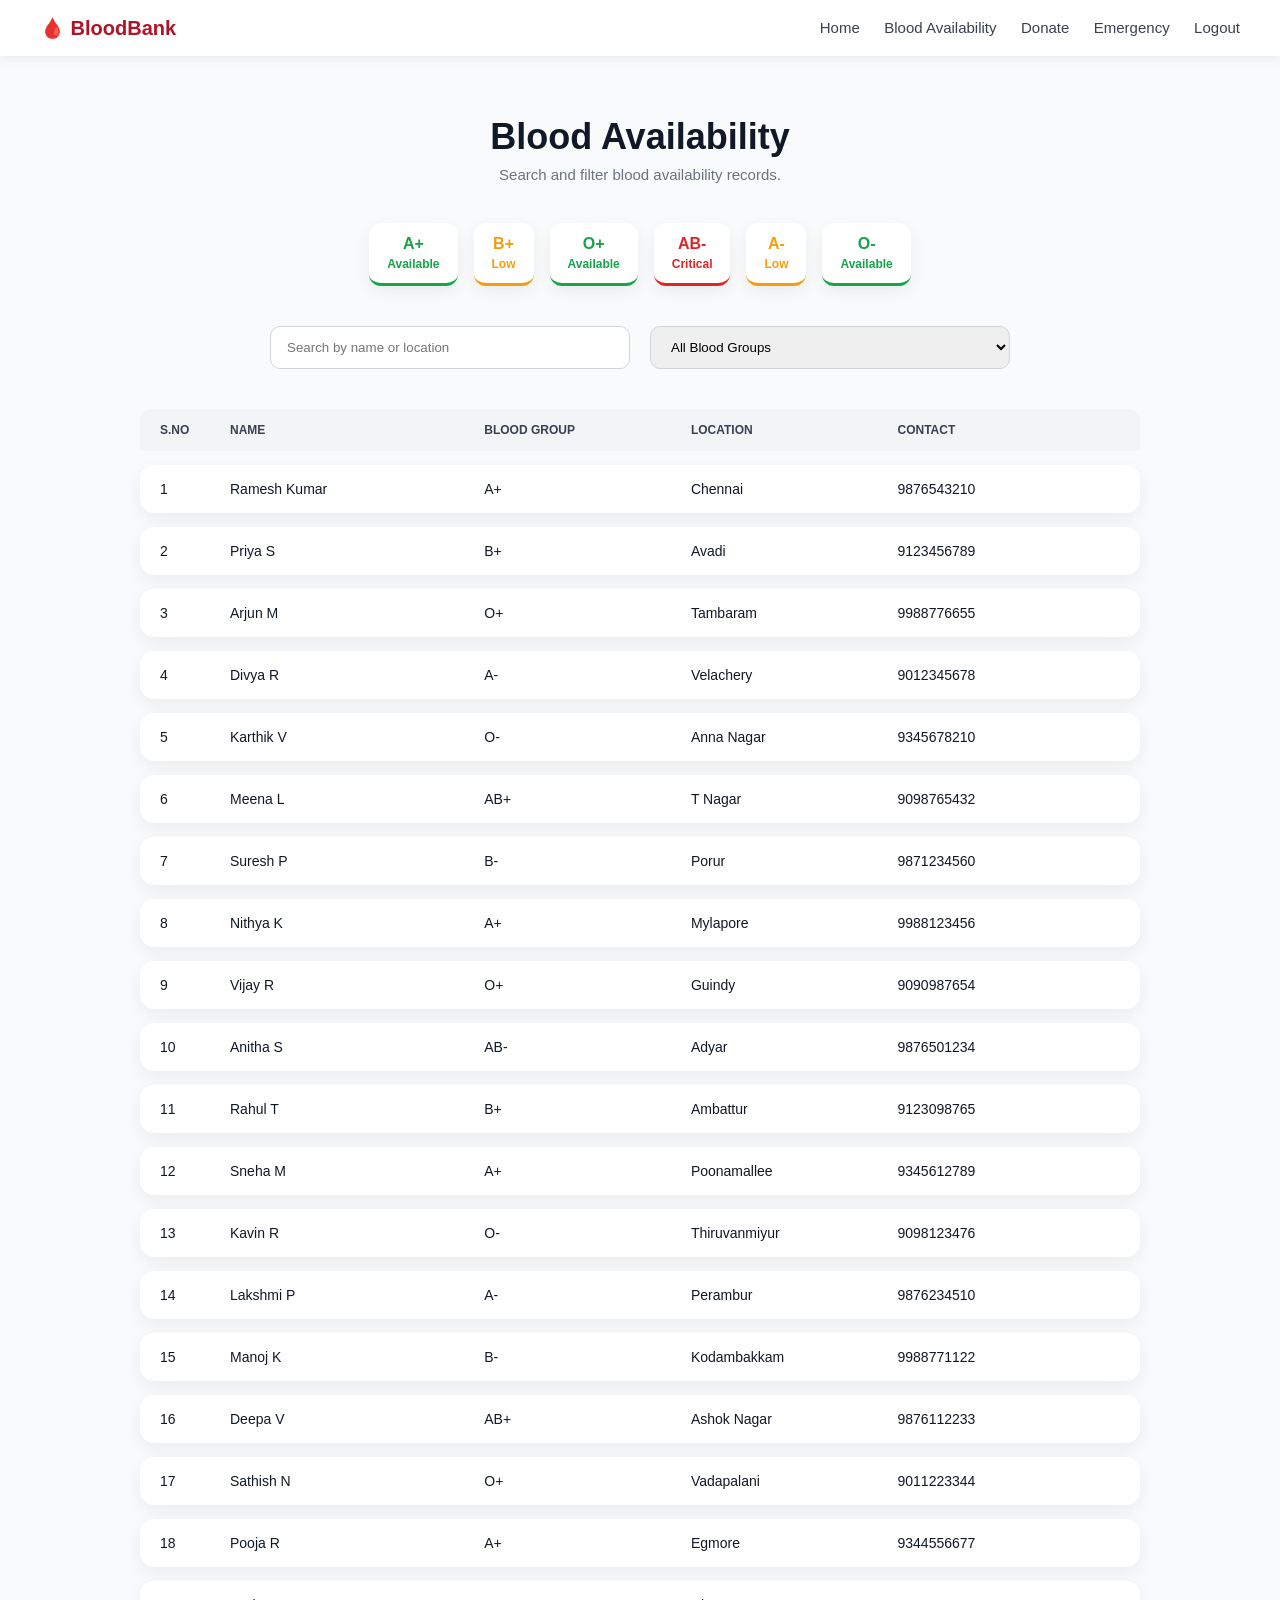
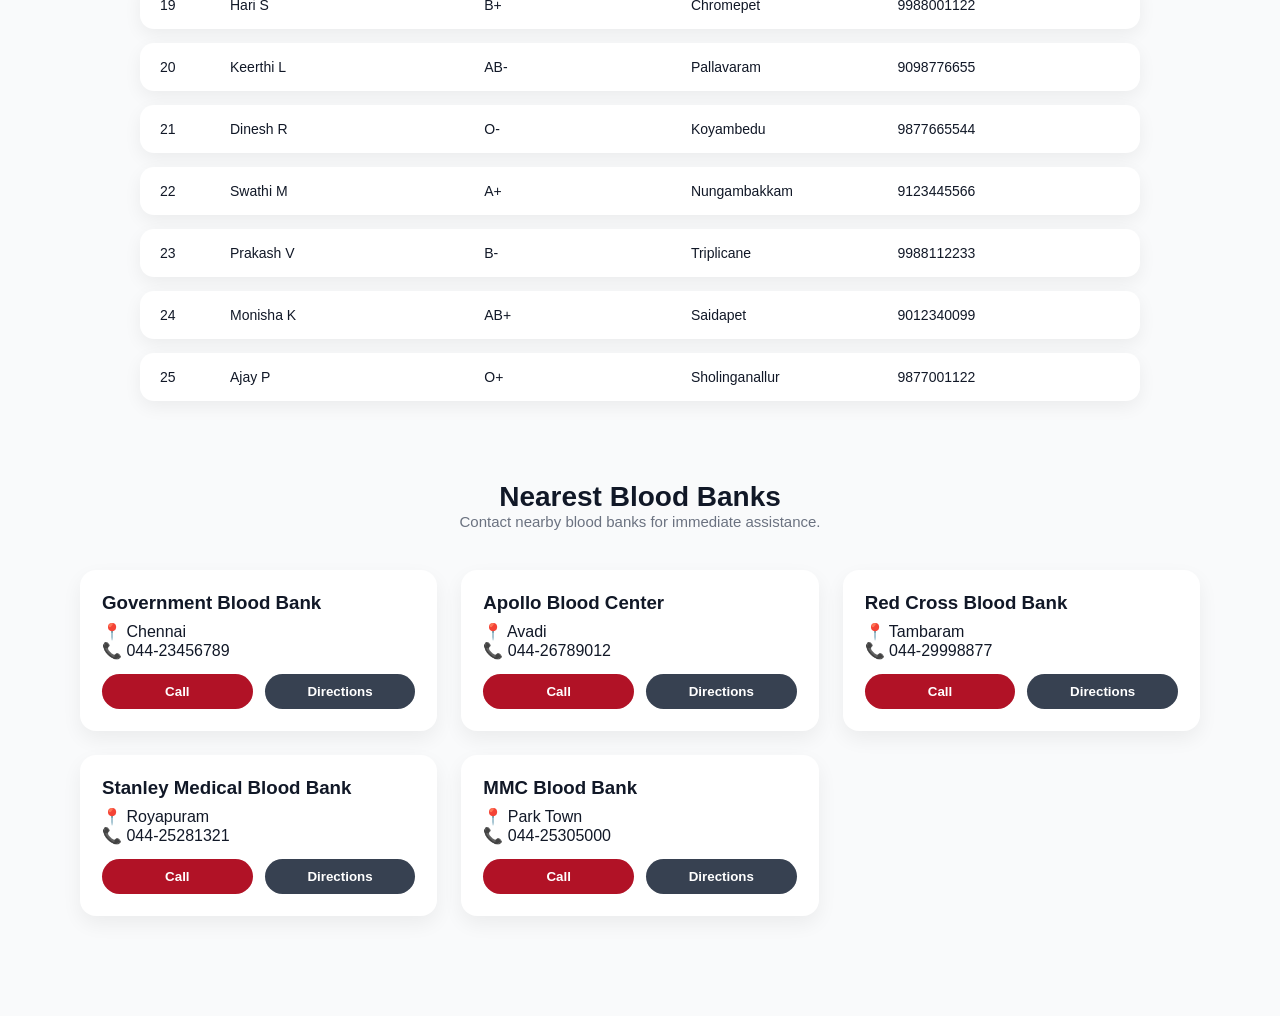
<file: availability.html>
<!DOCTYPE html>
<html lang="en">
<head>
  <meta charset="UTF-8">
  <title>Blood Availability | Blood Bank</title>
  <meta name="viewport" content="width=device-width, initial-scale=1.0">

  <!-- Global CSS -->
  <link rel="stylesheet" href="style.css">

  <!-- Page CSS -->
  <link rel="stylesheet" href="availability.css?v=6">
</head>
<body>

<header class="navbar">
  <div class="logo">🩸 BloodBank</div>
  <nav>
    <a href="home.html">Home</a>
    <a href="availability.html" class="active">Blood Availability</a>
    <a href="donor.html">Donate</a>
    <a href="emergency.html">Emergency</a>
    <a href="index.html">Logout</a>
  </nav>
</header>

<section class="availability-section">

  <h1>Blood Availability</h1>
  <p class="subtitle">Search and filter blood availability records.</p>

  <!-- BLOOD STATUS CARDS -->
  <div class="blood-status">
    <div class="status available">A+<span>Available</span></div>
    <div class="status low">B+<span>Low</span></div>
    <div class="status available">O+<span>Available</span></div>
    <div class="status critical">AB-<span>Critical</span></div>
    <div class="status low">A-<span>Low</span></div>
    <div class="status available">O-<span>Available</span></div>
  </div>

  <!-- SEARCH & FILTER -->
  <div class="filter-bar">
    <input
      type="text"
      id="searchInput"
      placeholder="Search by name or location">

    <select id="bloodFilter">
      <option value="all">All Blood Groups</option>
      <option value="A+">A+</option>
      <option value="A-">A-</option>
      <option value="B+">B+</option>
      <option value="B-">B-</option>
      <option value="O+">O+</option>
      <option value="O-">O-</option>
      <option value="AB+">AB+</option>
      <option value="AB-">AB-</option>
    </select>
  </div>

  <!-- AVAILABILITY TABLE -->
  <div class="availability-table">

    <div class="availability-header-row">
      <div>S.No</div>
      <div>Name</div>
      <div>Blood Group</div>
      <div>Location</div>
      <div>Contact</div>
    </div>

    <div class="availability-list" id="availabilityList">
      <!-- JS inserts rows -->
    </div>

  </div>

  <!-- NEARBY BLOOD BANKS -->
  <h2 class="section-title">Nearest Blood Banks</h2>
  <p class="subtitle">Contact nearby blood banks for immediate assistance.</p>

  <div class="bank-grid">
    <div class="bank-card">
      <h3>Government Blood Bank</h3>
      <p>📍 Chennai</p>
      <p>📞 044-23456789</p>
      <div class="bank-actions">
        <button class="call">Call</button>
        <button class="direction">Directions</button>
      </div>
    </div>

    <div class="bank-card">
      <h3>Apollo Blood Center</h3>
      <p>📍 Avadi</p>
      <p>📞 044-26789012</p>
      <div class="bank-actions">
        <button class="call">Call</button>
        <button class="direction">Directions</button>
      </div>
    </div>

    <div class="bank-card">
      <h3>Red Cross Blood Bank</h3>
      <p>📍 Tambaram</p>
      <p>📞 044-29998877</p>
      <div class="bank-actions">
        <button class="call">Call</button>
        <button class="direction">Directions</button>
      </div>
    </div>

    <div class="bank-card">
      <h3>Stanley Medical Blood Bank</h3>
      <p>📍 Royapuram</p>
      <p>📞 044-25281321</p>
      <div class="bank-actions">
        <button class="call">Call</button>
        <button class="direction">Directions</button>
      </div>
    </div>

    <div class="bank-card">
      <h3>MMC Blood Bank</h3>
      <p>📍 Park Town</p>
      <p>📞 044-25305000</p>
      <div class="bank-actions">
        <button class="call">Call</button>
        <button class="direction">Directions</button>
      </div>
    </div>
  </div>

</section>

<script src="availability.js"></script>
</body>
</html>
</file>
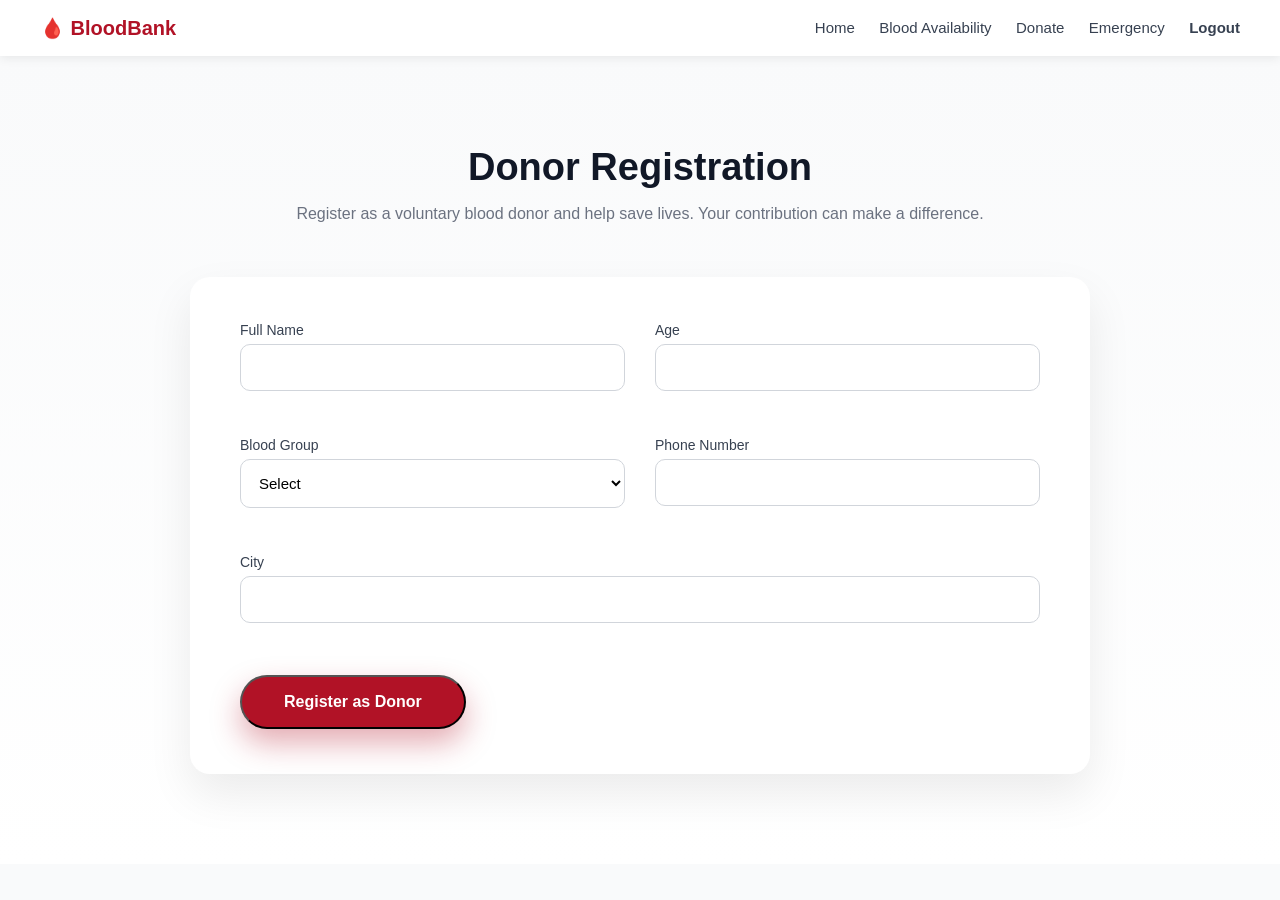
<file: donor.html>
<!DOCTYPE html>
<html lang="en">
<head>
  <meta charset="UTF-8">
  <title>Donor Registration | BloodBank</title>
  <meta name="viewport" content="width=device-width, initial-scale=1.0">
  <link rel="stylesheet" href="style.css">
</head>
<body>

<!-- NAVBAR -->
<header class="navbar">
  <div class="logo">🩸 BloodBank</div>
  <nav>
   <nav>
    <a href="home.html">Home</a>
    <a href="availability.html">Blood Availability</a>
    <a href="donor.html">Donate</a>
    <a href="emergency.html">Emergency</a>
    <a href="index.html" class="logout">Logout</a>
  </nav>
  </nav>
</header>

<!-- DONOR PAGE -->
<section class="donor-page">
  <div class="donor-header">
    <h1>Donor Registration</h1>
    <p>
      Register as a voluntary blood donor and help save lives.
      Your contribution can make a difference.
    </p>
  </div>

  <form class="donor-form" onsubmit="event.preventDefault(); alert('Donor registered successfully');">

    <div class="form-row">
      <div class="form-group">
        <label>Full Name</label>
        <input type="text" required>
      </div>

      <div class="form-group">
        <label>Age</label>
        <input type="number" required>
      </div>
    </div>

    <div class="form-row">
      <div class="form-group">
        <label>Blood Group</label>
        <select required>
          <option value="">Select</option>
          <option>A+</option><option>A-</option>
          <option>B+</option><option>B-</option>
          <option>O+</option><option>O-</option>
          <option>AB+</option><option>AB-</option>
        </select>
      </div>

      <div class="form-group">
        <label>Phone Number</label>
        <input type="tel" required>
      </div>
    </div>

    <div class="form-group">
      <label>City</label>
      <input type="text" required>
    </div>

    <button type="submit" class="btn-primary">
      Register as Donor
    </button>

  </form>
</section>

</body>
</html>
</file>
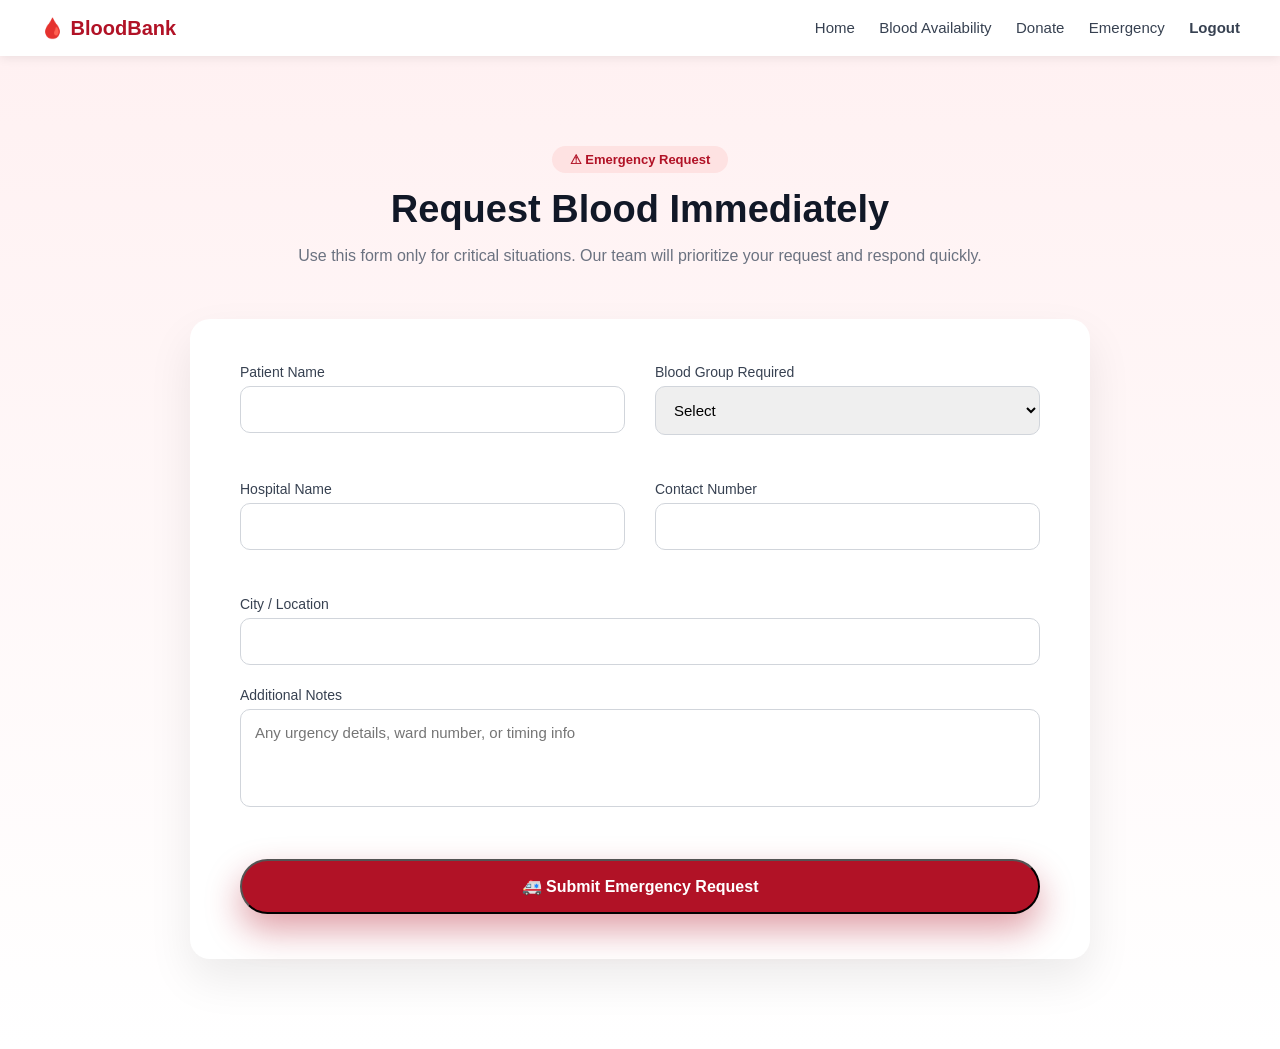
<file: emergency.html>
<!DOCTYPE html>
<html lang="en">
<head>
  <meta charset="UTF-8">
  <title>Emergency Blood Request | BloodBank</title>
  <meta name="viewport" content="width=device-width, initial-scale=1.0">

  <!-- Global styles -->
  <link rel="stylesheet" href="style.css">

  <!-- Emergency page styles -->
  <link rel="stylesheet" href="emergency.css">
</head>
<body>

<!-- NAVBAR -->
<header class="navbar">
  <div class="logo">🩸 BloodBank</div>
  <nav>
   <nav>
    <a href="home.html">Home</a>
    <a href="availability.html">Blood Availability</a>
    <a href="donor.html">Donate</a>
    <a href="emergency.html">Emergency</a>
    <a href="index.html" class="logout">Logout</a>
  </nav>
  </nav>
</header>

<!-- EMERGENCY PAGE -->
<section class="emergency-page">

  <div class="emergency-header">
    <span class="alert-badge">⚠ Emergency Request</span>
    <h1>Request Blood Immediately</h1>
    <p>
      Use this form only for critical situations.
      Our team will prioritize your request and respond quickly.
    </p>
  </div>

  <form class="emergency-form" id="emergencyForm"

        onsubmit="event.preventDefault(); alert('Emergency request submitted successfully');">

    <div class="form-row">
      <div class="form-group">
        <label>Patient Name</label>
        <input type="text" required>
      </div>

      <div class="form-group">
        <label>Blood Group Required</label>
        <select required>
          <option value="">Select</option>
          <option>A+</option><option>A-</option>
          <option>B+</option><option>B-</option>
          <option>O+</option><option>O-</option>
          <option>AB+</option><option>AB-</option>
        </select>
      </div>
    </div>

    <div class="form-row">
      <div class="form-group">
        <label>Hospital Name</label>
        <input type="text" required>
      </div>

      <div class="form-group">
        <label>Contact Number</label>
        <input type="tel" required>
      </div>
    </div>

    <div class="form-group">
      <label>City / Location</label>
      <input type="text" required>
    </div>

    <div class="form-group">
      <label>Additional Notes</label>
      <textarea rows="4"
        placeholder="Any urgency details, ward number, or timing info"></textarea>
    </div>

    <button type="submit" class="btn-primary emergency-submit">
      🚑 Submit Emergency Request
    </button>

  </form>

</section>
<!-- SUCCESS TOAST -->
<div class="toast" id="toast">
  <span>Emergency request received. Our team will contact you shortly.</span>
</div>


<script src="emergency.js"></script>

</body>
</html>
</file>
<file: style.css>
/* =========================
   GLOBAL
========================= */
* {
  margin: 0;
  box-sizing: border-box;
  font-family: "Poppins", Arial, sans-serif;
}

body {
  background: #f9fafb;
  color: #111827;
}

/* =========================
   LOGIN PAGE
========================= */

.login-wrapper {
  display: grid;
  grid-template-columns: 1fr 1.2fr;
  min-height: 100vh;
}

.login-form {
  padding: 80px 70px;
  display: flex;
  flex-direction: column;
  justify-content: center;
  animation: slideIn 0.8s ease;
}

.login-form h1 {
  color: #b11226;
  font-size: 32px;
  margin-bottom: 8px;
}

.subtitle {
  color: #6b7280;
  margin-bottom: 40px;
  font-size: 15px;
}

.login-form form {
  max-width: 380px;
  width: 100%;
}

.form-group {
  display: flex;
  flex-direction: column;
  margin-bottom: 22px;
}

.form-group label {
  font-size: 14px;
  margin-bottom: 6px;
  color: #374151;
}

.form-group input {
  padding: 12px 14px;
  border-radius: 8px;
  border: 1px solid #d1d5db;
  font-size: 15px;
  transition: all 0.3s ease;
}

.form-group input:focus {
  outline: none;
  border-color: #b11226;
  box-shadow: 0 0 0 3px rgba(177, 18, 38, 0.15);
}

.login-form button {
  width: 100%;
  margin-top: 10px;
  padding: 14px;
  background: #b11226;
  color: white;
  border: none;
  border-radius: 30px;
  font-size: 16px;
  font-weight: 600;
  cursor: pointer;
  transition: all 0.3s ease;
}

.login-form button:hover {
  transform: translateY(-2px);
  box-shadow: 0 12px 25px rgba(177, 18, 38, 0.35);
}

/* LOGIN IMAGE */
.login-image {
  position: relative;
  overflow: hidden;
}

.login-image img {
  width: 100%;
  height: 100%;
  object-fit: cover;
}

.image-overlay {
  position: absolute;
  inset: 0;
  background: linear-gradient(
    to bottom,
    rgba(177, 18, 38, 0.25),
    rgba(0, 0, 0, 0.55)
  );
  color: white;
  padding: 60px;
  display: flex;
  flex-direction: column;
  justify-content: flex-end;
}

.image-overlay h2 {
  font-size: 36px;
  margin-bottom: 10px;
}

.image-overlay p {
  font-size: 16px;
  max-width: 400px;
}

@keyframes slideIn {
  from {
    opacity: 0;
    transform: translateX(-40px);
  }
  to {
    opacity: 1;
    transform: translateX(0);
  }
}

/* LOGIN RESPONSIVE */
@media (max-width: 900px) {
  .login-wrapper {
    grid-template-columns: 1fr;
  }

  .login-image {
    display: none;
  }

  .login-form {
    padding: 60px 30px;
  }

  .login-form form {
    max-width: 100%;
  }
}

/* =========================
   NAVBAR
========================= */

.navbar {
  display: flex;
  justify-content: space-between;
  align-items: center;
  padding: 16px 40px;
  background: white;
  box-shadow: 0 2px 10px rgba(0,0,0,0.08);
}

.logo {
  font-size: 20px;
  font-weight: 600;
  color: #b11226;
}

.navbar nav a {
  margin-left: 20px;
  text-decoration: none;
  color: #374151;
  font-size: 15px;
}

.logout {
  color: #b11226;
  font-weight: 600;
}

/* =========================
   LIVE HERO SECTION
========================= */

.hero-live {
  display: grid;
  grid-template-columns: 1fr 1.2fr;
  align-items: center;
  gap: 40px;
  padding: 100px 60px;
  background: linear-gradient(135deg, #fdecef 0%, #ffffff 70%);
}

.hero-content-live {
  animation: heroFade 1s ease;
  padding-left: 40px;
}

.hero-pill {
  display: inline-block;
  padding: 6px 16px;
  background: white;
  color: #b11226;
  font-size: 13px;
  font-weight: 600;
  border-radius: 20px;
  box-shadow: 0 6px 16px rgba(0,0,0,0.08);
  margin-bottom: 20px;
}

.hero-live h1 {
  font-size: 52px;
  line-height: 1.2;
  margin-bottom: 20px;
}

.hero-live h1 span {
  color: #b11226;
}

.hero-live p {
  font-size: 18px;
  color: #4b5563;
  max-width: 520px;
  margin-bottom: 35px;
}

.hero-cta {
  display: flex;
  gap: 18px;
  margin-bottom: 45px;
}

.btn-primary {
  padding: 14px 30px;
  background: #b11226;
  color: white;
  border-radius: 30px;
  text-decoration: none;
  font-weight: 600;
  box-shadow: 0 14px 30px rgba(177,18,38,0.35);
  transition: all 0.3s ease;
}

.btn-primary:hover {
  transform: translateY(-3px);
}

.btn-secondary {
  padding: 14px 30px;
  background: white;
  color: #b11226;
  border-radius: 30px;
  text-decoration: none;
  font-weight: 600;
  border: 2px solid #b11226;
  transition: all 0.3s ease;
}

.btn-secondary:hover {
  background: #b11226;
  color: white;
}

.hero-trust {
  display: flex;
  gap: 40px;
}

.hero-trust strong {
  font-size: 22px;
}

.hero-trust span {
  font-size: 13px;
  color: #6b7280;
}

/* HERO IMAGE */
.hero-visual {
  display: flex;
  justify-content: center;
  animation: heroSlide 1.2s ease;
}

.hero-visual img {
  width: 100%;
  max-width: 650px;
  border-radius: 20px;
}

/* HERO ANIMATIONS */
@keyframes heroFade {
  from {
    opacity: 0;
    transform: translateY(30px);
  }
  to {
    opacity: 1;
    transform: translateY(0);
  }
}

@keyframes heroSlide {
  from {
    opacity: 0;
    transform: translateX(40px);
  }
  to {
    opacity: 1;
    transform: translateX(0);
  }
}

/* HERO RESPONSIVE */
@media (max-width: 900px) {
  .hero-live {
    grid-template-columns: 1fr;
    padding: 70px 25px;
    text-align: center;
  }

  .hero-content-live {
    padding-left: 0;
  }

  .hero-cta {
    justify-content: center;
    flex-wrap: wrap;
  }

  .hero-trust {
    justify-content: center;
  }

  .hero-visual {
    margin-top: 40px;
  }
}

/* =========================
   QUICK ACTIONS
========================= */

.quick-actions {
  display: grid;
  grid-template-columns: repeat(auto-fit, minmax(250px, 1fr));
  gap: 25px;
  padding: 60px 40px;
}

.action-card {
  background: white;
  padding: 30px;
  border-radius: 16px;
  box-shadow: 0 10px 20px rgba(0,0,0,0.08);
  transition: transform 0.3s ease;
}

.action-card:hover {
  transform: translateY(-8px);
}

.action-card h3 {
  margin-bottom: 10px;
}

.action-card p {
  color: #6b7280;
}

.action-card.emergency {
  border-left: 6px solid #b11226;
}
/* =========================
   IMPACT STATS
========================= */

.impact-stats {
  display: grid;
  grid-template-columns: repeat(auto-fit, minmax(220px, 1fr));
  gap: 25px;
  padding: 60px 60px;
  background: white;
}

.stat-card {
  text-align: center;
  padding: 30px 20px;
  border-radius: 16px;
  background: #f9fafb;
  box-shadow: 0 8px 20px rgba(0,0,0,0.06);
  transition: transform 0.3s ease;
}

.stat-card:hover {
  transform: translateY(-6px);
}

.stat-card h2 {
  font-size: 36px;
  color: #b11226;
  margin-bottom: 8px;
}

.stat-card p {
  font-size: 14px;
  color: #6b7280;
  font-weight: 500;
}

.stat-card.highlight {
  background: linear-gradient(135deg, #b11226, #8c0e1e);
}

.stat-card.highlight h2,
.stat-card.highlight p {
  color: white;
}

/* RESPONSIVE */
@media (max-width: 900px) {
  .impact-stats {
    padding: 50px 25px;
  }
}
/* =========================
   SERVICES SECTION
========================= */

.services {
  padding: 80px 60px;
  background: #f9fafb;
}

.services-header {
  text-align: center;
  max-width: 700px;
  margin: 0 auto 50px;
}

.services-header h2 {
  font-size: 36px;
  margin-bottom: 12px;
}

.services-header p {
  font-size: 16px;
  color: #6b7280;
}

.services-grid {
  display: grid;
  grid-template-columns: repeat(auto-fit, minmax(240px, 1fr));
  gap: 30px;
}

.service-card {
  background: white;
  padding: 35px 25px;
  border-radius: 18px;
  box-shadow: 0 10px 25px rgba(0,0,0,0.08);
  text-align: center;
  transition: transform 0.3s ease, box-shadow 0.3s ease;
}

.service-card:hover {
  transform: translateY(-8px);
  box-shadow: 0 18px 35px rgba(0,0,0,0.12);
}

.service-card .icon {
  font-size: 36px;
  display: inline-block;
  margin-bottom: 15px;
}

.service-card h3 {
  font-size: 18px;
  margin-bottom: 10px;
}

.service-card p {
  font-size: 14px;
  color: #6b7280;
  line-height: 1.6;
}

/* RESPONSIVE */
@media (max-width: 900px) {
  .services {
    padding: 60px 25px;
  }
}
/* =========================
   BLOOD AVAILABILITY
========================= */

.blood-availability {
  padding: 80px 60px;
  background: white;
}

.availability-header {
  text-align: center;
  max-width: 700px;
  margin: 0 auto 50px;
}

.availability-header h2 {
  font-size: 36px;
  margin-bottom: 12px;
}

.availability-header p {
  font-size: 16px;
  color: #6b7280;
}

/* GRID */
.blood-grid {
  display: grid;
  grid-template-columns: repeat(auto-fit, minmax(160px, 1fr));
  gap: 25px;
}

.blood-card {
  background: #f9fafb;
  border-radius: 16px;
  padding: 35px 20px;
  text-align: center;
  box-shadow: 0 10px 25px rgba(0,0,0,0.08);
  transition: transform 0.3s ease;
}

.blood-card:hover {
  transform: translateY(-6px);
}

.blood-card h3 {
  font-size: 32px;
  margin-bottom: 10px;
}

/* STATUS COLORS */
.blood-card.available span {
  color: #16a34a;
  font-weight: 600;
}

.blood-card.low span {
  color: #f59e0b;
  font-weight: 600;
}

.blood-card.critical span {
  color: #dc2626;
  font-weight: 600;
}

/* NOTE */
.availability-note {
  margin-top: 40px;
  text-align: center;
}

.availability-note p {
  font-size: 14px;
  color: #6b7280;
}

/* RESPONSIVE */
@media (max-width: 900px) {
  .blood-availability {
    padding: 60px 25px;
  }
}
/* =========================
   EMERGENCY CTA
========================= */

.emergency-cta {
  padding: 90px 60px;
  background: linear-gradient(135deg, #b11226, #7f0c1a);
  color: white;
}

.emergency-content {
  max-width: 800px;
  margin: 0 auto;
  text-align: center;
}

.emergency-content h2 {
  font-size: 40px;
  margin-bottom: 15px;
}

.emergency-content p {
  font-size: 18px;
  margin-bottom: 35px;
  color: #fcdcdc;
}

/* ACTIONS */
.emergency-actions {
  display: flex;
  justify-content: center;
  gap: 25px;
  flex-wrap: wrap;
}

.emergency-btn {
  padding: 16px 36px;
  background: white;
  color: #b11226;
  border-radius: 40px;
  text-decoration: none;
  font-weight: 600;
  font-size: 16px;
  transition: all 0.3s ease;
}

.emergency-btn:hover {
  transform: translateY(-3px);
  box-shadow: 0 14px 30px rgba(0,0,0,0.25);
}

.emergency-link {
  color: white;
  font-size: 15px;
  text-decoration: underline;
}

/* RESPONSIVE */
@media (max-width: 900px) {
  .emergency-cta {
    padding: 70px 25px;
  }

  .emergency-content h2 {
    font-size: 32px;
  }
}
/* =========================
   FOOTER
========================= */

.site-footer {
  background: #111827;
  color: #e5e7eb;
}

.footer-container {
  display: grid;
  grid-template-columns: 1.2fr 1fr 1fr;
  gap: 40px;
  padding: 60px;
}

.footer-brand h3 {
  font-size: 22px;
  color: #ffffff;
  margin-bottom: 10px;
}

.footer-brand p {
  font-size: 14px;
  color: #9ca3af;
  line-height: 1.6;
}

.footer-links h4,
.footer-contact h4 {
  font-size: 16px;
  margin-bottom: 12px;
  color: #ffffff;
}

.footer-links a {
  display: block;
  text-decoration: none;
  color: #9ca3af;
  font-size: 14px;
  margin-bottom: 8px;
  transition: color 0.3s ease;
}

.footer-links a:hover {
  color: #ffffff;
}

.footer-contact p {
  font-size: 14px;
  color: #9ca3af;
  margin-bottom: 8px;
}

/* BOTTOM BAR */
.footer-bottom {
  border-top: 1px solid #1f2937;
  text-align: center;
  padding: 15px;
  font-size: 13px;
  color: #9ca3af;
}

/* RESPONSIVE */
@media (max-width: 900px) {
  .footer-container {
    grid-template-columns: 1fr;
    padding: 40px 25px;
    text-align: center;
  }
}
/* =========================
   DONOR REGISTRATION PAGE
========================= */

.donor-page {
  padding: 90px 60px;
  background: linear-gradient(180deg, #f9fafb, #ffffff);
  display: flex;
  flex-direction: column;
  align-items: center;   /* ⬅ centers everything */
}


.donor-header {
  max-width: 720px;
  margin-bottom: 50px;
  text-align: center;
}
.donor-form {
  width: 100%;
}


.donor-header h1 {
  font-size: 36px;
  margin-bottom: 10px;
}

.donor-header p {
  font-size: 16px;
  color: #6b7280;
}

/* FORM */
.donor-form {
  background: white;
  max-width: 800px;
  padding: 40px;
  border-radius: 18px;
  box-shadow: 0 15px 35px rgba(0,0,0,0.08);
}

.form-row {
  display: grid;
  grid-template-columns: 1fr 1fr;
  gap: 25px;
  margin-bottom: 20px;
}

.donor-form .form-group {
  display: flex;
  flex-direction: column;
}

.donor-form label {
  font-size: 14px;
  margin-bottom: 6px;
  color: #374151;
}

.donor-form input,
.donor-form select {
  padding: 12px;
  border-radius: 8px;
  border: 1px solid #d1d5db;
  font-size: 15px;
}

.donor-form input:focus,
.donor-form select:focus {
  outline: none;
  border-color: #b11226;
  box-shadow: 0 0 0 3px rgba(177,18,38,0.15);
}

.donor-form button {
  margin-top: 25px;
}

/* RESPONSIVE */
@media (max-width: 900px) {
  .donor-page {
    padding: 60px 25px;
  }

  .form-row {
    grid-template-columns: 1fr;
  }

  .donor-form {
    padding: 30px;
  }
}
/* =========================
   DONOR REGISTRATION PAGE (ENHANCED)
========================= */

.donor-page {
  padding: 90px 60px;
  background: linear-gradient(180deg, #f9fafb, #ffffff);
}

.donor-header {
  max-width: 720px;
  margin-bottom: 50px;
}

.donor-header h1 {
  font-size: 38px;
  margin-bottom: 12px;
}

.donor-header p {
  font-size: 16px;
  color: #6b7280;
  line-height: 1.6;
}

/* FORM CARD */
.donor-form {
  background: white;
  max-width: 900px;
  padding: 45px 50px;
  border-radius: 20px;
  box-shadow: 0 20px 45px rgba(0,0,0,0.08);
}

/* GRID ROWS */
.form-row {
  display: grid;
  grid-template-columns: 1fr 1fr;
  gap: 30px;
  margin-bottom: 24px;
}

.donor-form .form-group {
  display: flex;
  flex-direction: column;
}

.donor-form label {
  font-size: 14px;
  margin-bottom: 6px;
  color: #374151;
  font-weight: 500;
}

/* INPUTS */
.donor-form input,
.donor-form select {
  padding: 14px 14px;
  border-radius: 10px;
  border: 1px solid #d1d5db;
  font-size: 15px;
  transition: all 0.3s ease;
  background: #ffffff;
}

.donor-form input::placeholder {
  color: #9ca3af;
}

.donor-form input:focus,
.donor-form select:focus {
  outline: none;
  border-color: #b11226;
  box-shadow: 0 0 0 4px rgba(177,18,38,0.15);
}

/* BUTTON */
.donor-form .btn-primary {
  margin-top: 30px;
  padding: 16px 42px;
  font-size: 16px;
  border-radius: 40px;
  box-shadow: 0 14px 30px rgba(177,18,38,0.35);
}

.donor-form .btn-primary:hover {
  transform: translateY(-3px);
}

/* RESPONSIVE */
@media (max-width: 900px) {
  .donor-page {
    padding: 60px 25px;
  }

  .donor-form {
    padding: 35px 25px;
  }

  .form-row {
    grid-template-columns: 1fr;
  }
}
/* LOCK NAVBAR STYLING */
.navbar {
  position: sticky;
  top: 0;
  z-index: 1000;
  background: white;
  box-shadow: 0 2px 10px rgba(0,0,0,0.08);
}
.hero-secondary-link {
  margin-top: 14px;
}

.hero-secondary-link a {
  font-size: 15px;
  color: #fdecec;
  text-decoration: underline;
  font-weight: 500;
}

.hero-secondary-link a:hover {
  color: #ffffff;
}
</file>
<file: availability.css>
/* PAGE */
.availability-section {
  padding: 60px 40px 100px;
  max-width: 1200px;
  margin: auto;
}

.availability-section h1 {
  text-align: center;
  font-size: 36px;
  margin-bottom: 8px;
}

.subtitle {
  text-align: center;
  color: #6b7280;
  margin-bottom: 40px;
}

/* BLOOD STATUS */
.blood-status {
  display: flex;
  justify-content: center;
  gap: 16px;
  flex-wrap: wrap;
  margin-bottom: 40px;
}

.status {
  padding: 12px 18px;
  border-radius: 12px;
  font-weight: 600;
  text-align: center;
  background: white;
  box-shadow: 0 6px 16px rgba(0,0,0,0.06);
}

.status span {
  display: block;
  font-size: 12px;
  margin-top: 4px;
}

.available { border-bottom: 3px solid #16a34a; color: #16a34a; }
.low { border-bottom: 3px solid #f59e0b; color: #f59e0b; }
.critical { border-bottom: 3px solid #dc2626; color: #dc2626; }

/* FILTER */
.filter-bar {
  display: flex;
  gap: 20px;
  justify-content: center;
  margin-bottom: 40px;
}

.filter-bar input,
.filter-bar select {
  width: 360px;
  padding: 12px 16px;
  border-radius: 10px;
  border: 1px solid #d1d5db;
}

/* TABLE */
.availability-table {
  max-width: 1000px;
  margin: auto;
}

.availability-header-row {
  display: grid;
  grid-template-columns: 70px 1.6fr 1.3fr 1.3fr 1.4fr;
  padding: 14px 20px;
  background: #f3f4f6;
  font-size: 12px;
  font-weight: 700;
  color: #374151;
  text-transform: uppercase;
  border-radius: 12px 12px 0 0;
}

.availability-list {
  display: flex;
  flex-direction: column;
  gap: 14px;
  margin-top: 14px;
}

.availability-row {
  display: grid;
  grid-template-columns: 70px 1.6fr 1.3fr 1.3fr 1.4fr;
  padding: 16px 20px;
  background: #ffffff;
  border-radius: 14px;
  box-shadow: 0 6px 18px rgba(0,0,0,0.06);
  font-size: 14px;
}

/* NEARBY BLOOD BANKS */
.section-title {
  margin-top: 80px;
  text-align: center;
  font-size: 28px;
}

.bank-grid {
  margin-top: 40px;
  display: grid;
  grid-template-columns: repeat(3, 1fr);
  gap: 24px;
}

.bank-card {
  background: white;
  padding: 22px;
  border-radius: 16px;
  box-shadow: 0 8px 20px rgba(0,0,0,0.06);
}

.bank-card h3 {
  margin-bottom: 8px;
}

.bank-actions {
  display: flex;
  gap: 12px;
  margin-top: 14px;
}

.bank-actions button {
  flex: 1;
  padding: 10px;
  border-radius: 20px;
  border: none;
  cursor: pointer;
  font-weight: 600;
}

.call { background: #b11226; color: white; }
.direction { background: #374151; color: white; }

/* RESPONSIVE */
@media (max-width: 900px) {
  .bank-grid { grid-template-columns: repeat(2, 1fr); }
}

@media (max-width: 600px) {
  .bank-grid { grid-template-columns: 1fr; }
  .filter-bar { flex-direction: column; }
}
</file>
<file: emergency.css>
/* =========================
   EMERGENCY REQUEST PAGE
========================= */

.emergency-page {
  padding: 90px 60px;
  background: linear-gradient(180deg, #fff1f2, #ffffff);
  display: flex;
  flex-direction: column;
  align-items: center;
}

/* HEADER */
.emergency-header {
  max-width: 760px;
  text-align: center;
  margin-bottom: 50px;
}

.alert-badge {
  display: inline-block;
  padding: 6px 18px;
  background: #fee2e2;
  color: #b11226;
  font-size: 13px;
  font-weight: 600;
  border-radius: 20px;
  margin-bottom: 15px;
}

.emergency-header h1 {
  font-size: 38px;
  margin-bottom: 12px;
}

.emergency-header p {
  font-size: 16px;
  color: #6b7280;
  line-height: 1.6;
}

/* FORM CARD */
.emergency-form {
  background: white;
  max-width: 900px;
  width: 100%;
  padding: 45px 50px;
  border-radius: 20px;
  box-shadow: 0 20px 45px rgba(0,0,0,0.08);
  animation: emergencyFade 0.8s ease;
}

/* GRID */
.form-row {
  display: grid;
  grid-template-columns: 1fr 1fr;
  gap: 30px;
  margin-bottom: 24px;
}

.form-group {
  display: flex;
  flex-direction: column;
  margin-bottom: 22px;
}

.form-group label {
  font-size: 14px;
  margin-bottom: 6px;
  color: #374151;
  font-weight: 500;
}

.form-group input,
.form-group select,
.form-group textarea {
  padding: 14px;
  border-radius: 10px;
  border: 1px solid #d1d5db;
  font-size: 15px;
  transition: all 0.3s ease;
}

.form-group textarea {
  resize: none;
}

.form-group input:focus,
.form-group select:focus,
.form-group textarea:focus {
  outline: none;
  border-color: #b11226;
  box-shadow: 0 0 0 4px rgba(177,18,38,0.15);
}

/* SUBMIT BUTTON */
.emergency-submit {
  margin-top: 30px;
  width: 100%;
  padding: 16px;
  font-size: 16px;
  border-radius: 40px;
  background: #b11226;
  color: white;
  font-weight: 600;
  box-shadow: 0 16px 35px rgba(177,18,38,0.4);
  transition: all 0.3s ease;
}

.emergency-submit:hover {
  transform: translateY(-3px);
}

/* ANIMATION */
@keyframes emergencyFade {
  from {
    opacity: 0;
    transform: translateY(25px);
  }
  to {
    opacity: 1;
    transform: translateY(0);
  }
}

/* RESPONSIVE */
@media (max-width: 900px) {
  .emergency-page {
    padding: 60px 25px;
  }

  .form-row {
    grid-template-columns: 1fr;
  }

  .emergency-form {
    padding: 35px 25px;
  }

  .emergency-header h1 {
    font-size: 32px;
  }
}
/* =========================
   SUCCESS TOAST
========================= */

/* =========================
   SUCCESS TOAST (POLISHED)
========================= */

.toast {
  position: fixed;
  top: 90px;                 /* below navbar */
  left: 50%;
  transform: translateX(-50%) translateY(-20px);
  background: #ecfdf5;
  color: #065f46;
  padding: 14px 26px;
  border-radius: 12px;
  font-size: 14px;
  font-weight: 500;
  box-shadow: 0 18px 40px rgba(0,0,0,0.12);
  border-left: 5px solid #16a34a;
  opacity: 0;
  pointer-events: none;
  transition: all 0.4s ease;
  z-index: 999;
}

.toast.show {
  opacity: 1;
  transform: translateX(-50%) translateY(0);
}
</file>
